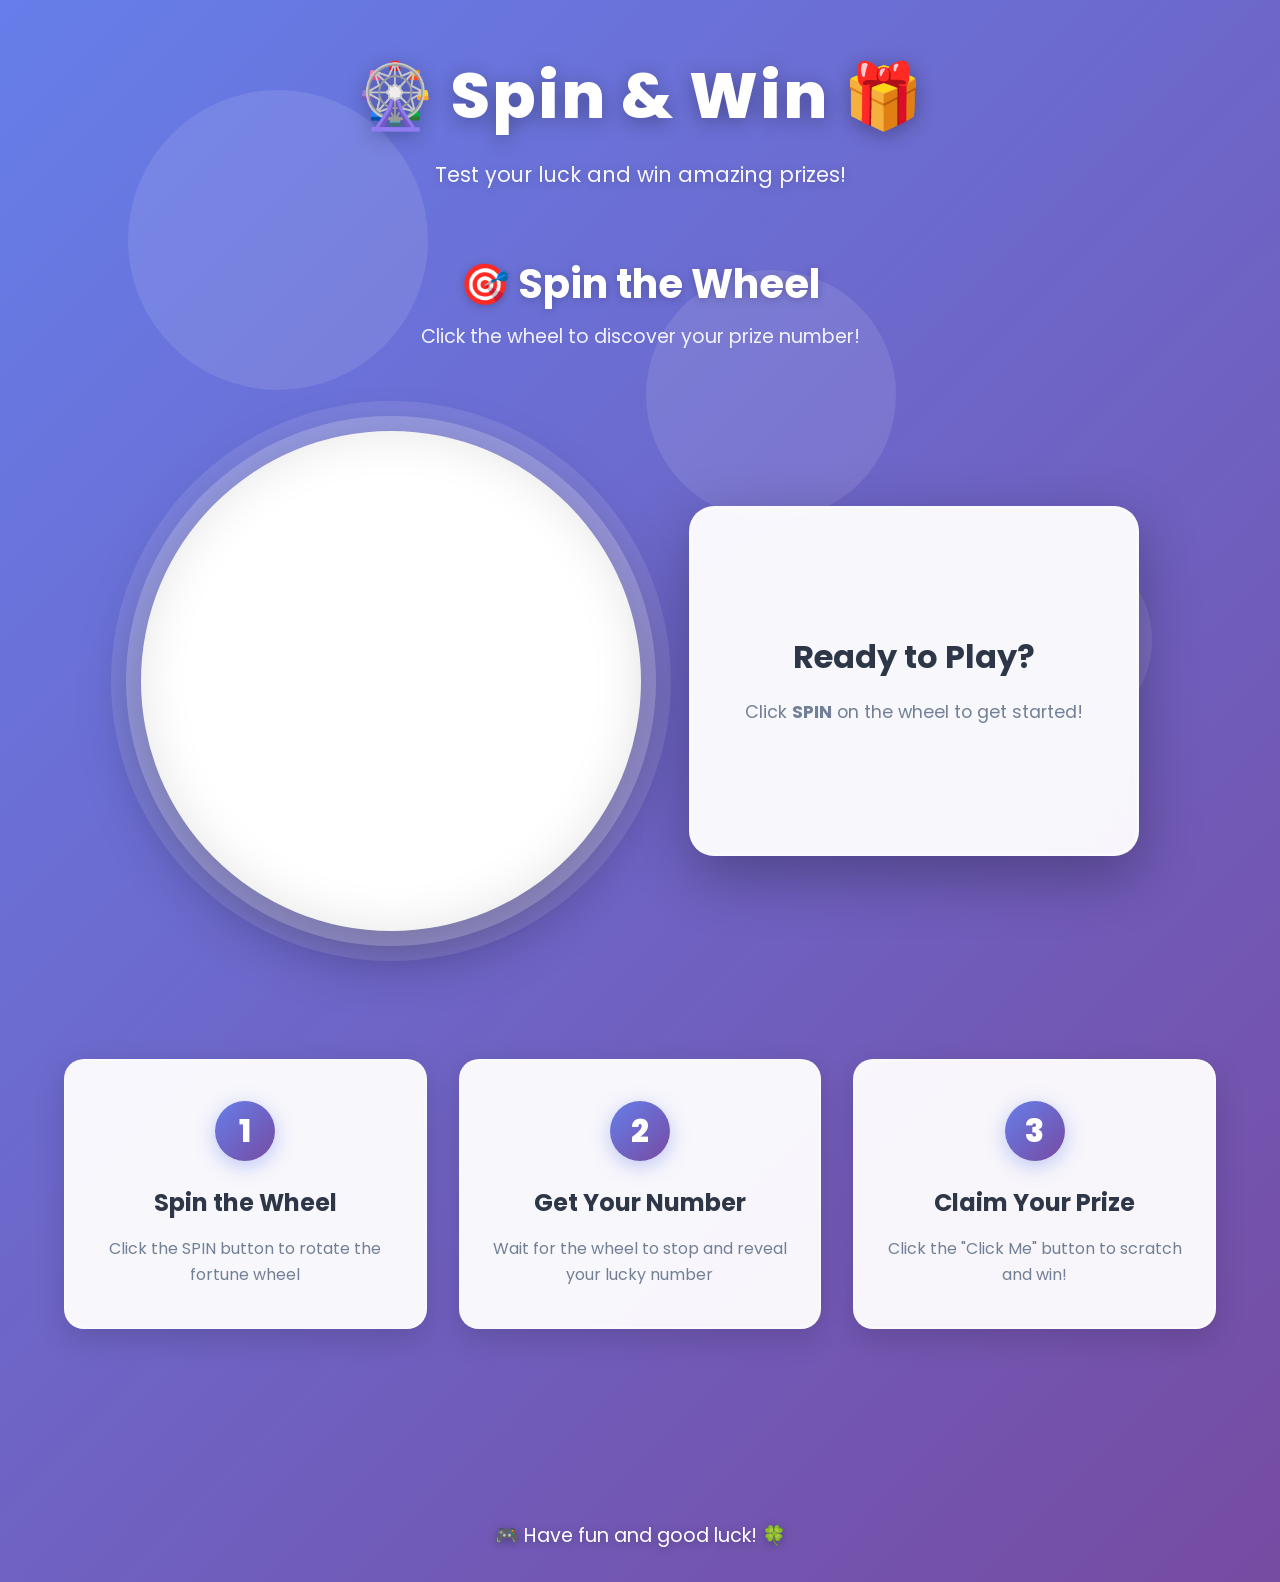
<file: index.html>
<!DOCTYPE html>
<html lang="en">

<head>
    <meta charset="UTF-8">
    <meta name="viewport" content="width=device-width, initial-scale=1.0">
    <title>🎡 Spin & Win - Fortune Wheel Game 🎁</title>
    <link rel="stylesheet" href="style.css">
    <link href="https://fonts.googleapis.com/css2?family=Poppins:wght@400;600;700;800&display=swap" rel="stylesheet">
</head>

<body>
    <!-- Animated Background -->
    <div class="background-animation">
        <div class="circle circle-1"></div>
        <div class="circle circle-2"></div>
        <div class="circle circle-3"></div>
        <div class="circle circle-4"></div>
    </div>

    <!-- Header -->
    <header class="header">
        <div class="header-content">
            <h1 class="main-title">
                <span class="emoji-icon">🎡</span>
                Spin & Win
                <span class="emoji-icon">🎁</span>
            </h1>
            <p class="subtitle">Test your luck and win amazing prizes!</p>
        </div>
    </header>

    <!-- Main Container -->
    <main class="main-container">
        <!-- Wheel Section -->
        <section class="wheel-section">
            <div class="section-header">
                <h2>🎯 Spin the Wheel</h2>
                <p>Click the wheel to discover your prize number!</p>
            </div>
            
            <div class="wheel-container">
                <div id="chart"></div>
                <div id="question">
                    <div class="question-content">
                        <h3>Ready to Play?</h3>
                        <p class="instruction">Click <strong>SPIN</strong> on the wheel to get started!</p>
                    </div>
                </div>
            </div>
        </section>

        <!-- Instructions Section -->
        <section class="instructions-section">
            <div class="instruction-card">
                <div class="step-number">1</div>
                <h3>Spin the Wheel</h3>
                <p>Click the SPIN button to rotate the fortune wheel</p>
            </div>
            <div class="instruction-card">
                <div class="step-number">2</div>
                <h3>Get Your Number</h3>
                <p>Wait for the wheel to stop and reveal your lucky number</p>
            </div>
            <div class="instruction-card">
                <div class="step-number">3</div>
                <h3>Claim Your Prize</h3>
                <p>Click the "Click Me" button to scratch and win!</p>
            </div>
        </section>
    </main>

    <!-- Footer -->
    <footer class="footer">
        <p>🎮 Have fun and good luck! 🍀</p>
    </footer>

    <!-- Scripts -->
    <script src="https://d3js.org/d3.v3.min.js"></script>
    <script src="wheel.js"></script>
</body>

</html>
</file>
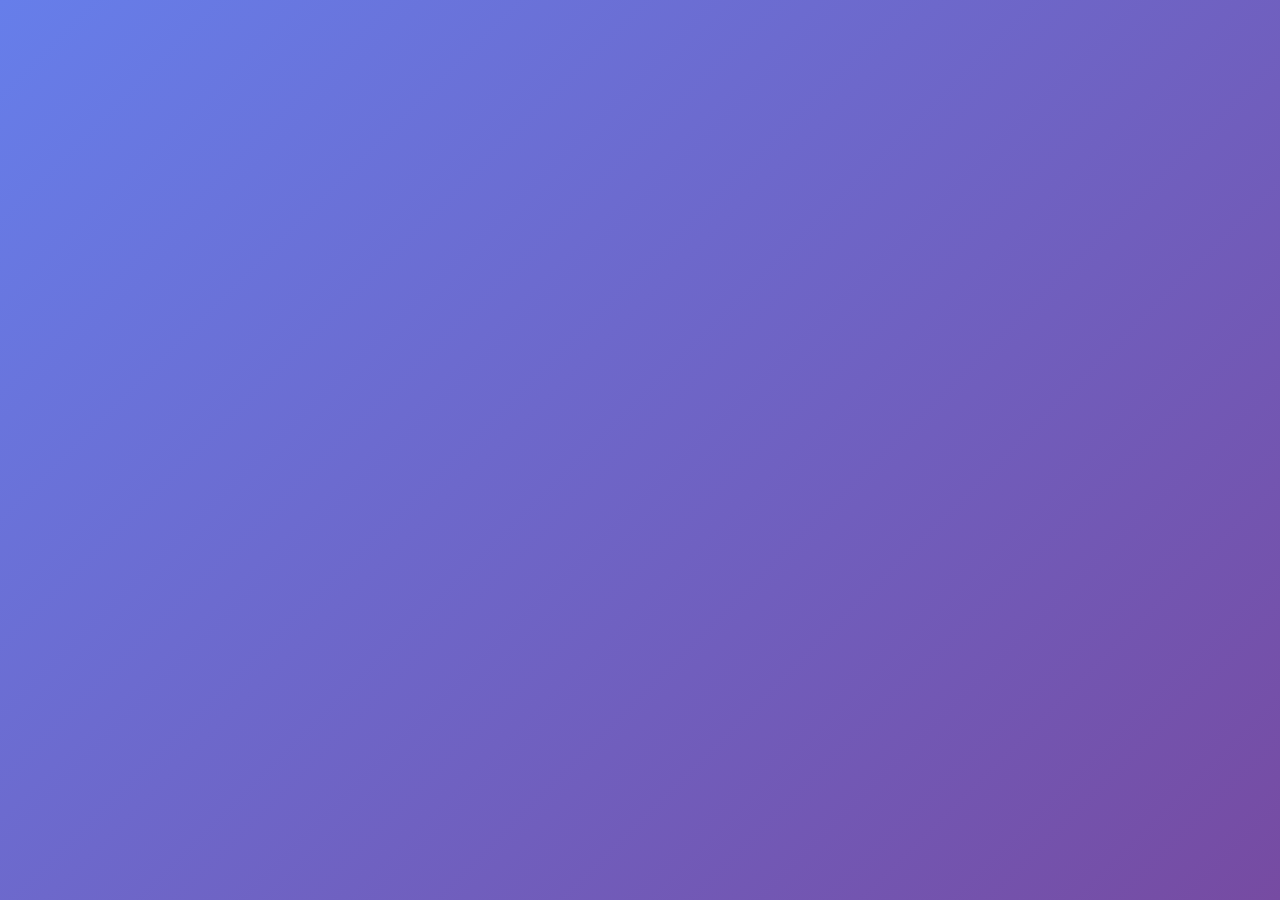
<file: 1index.html>
<!DOCTYPE html>
<html lang="en">
  <head>
    <meta charset="UTF-8" />
    <meta name="viewport" content="width=device-width, initial-scale=1.0" />
    <title>Scratch Card</title>
    <link rel="stylesheet" href="style.css" />
    <script
      src="https://code.jquery.com/jquery-2.2.4.min.js"
      integrity="sha256-BbhdlvQf/xTY9gja0Dq3HiwQF8LaCRTXxZKRutelT44="
      crossorigin="anonymous"
    ></script>
    <script src="./app.js" defer></script>
    <script src="./wScratchpad.min.js"></script>
  </head>
  <body>
    <div id="container">
      <div id="card"></div>
    </div>
  </body>
</html>
</file>
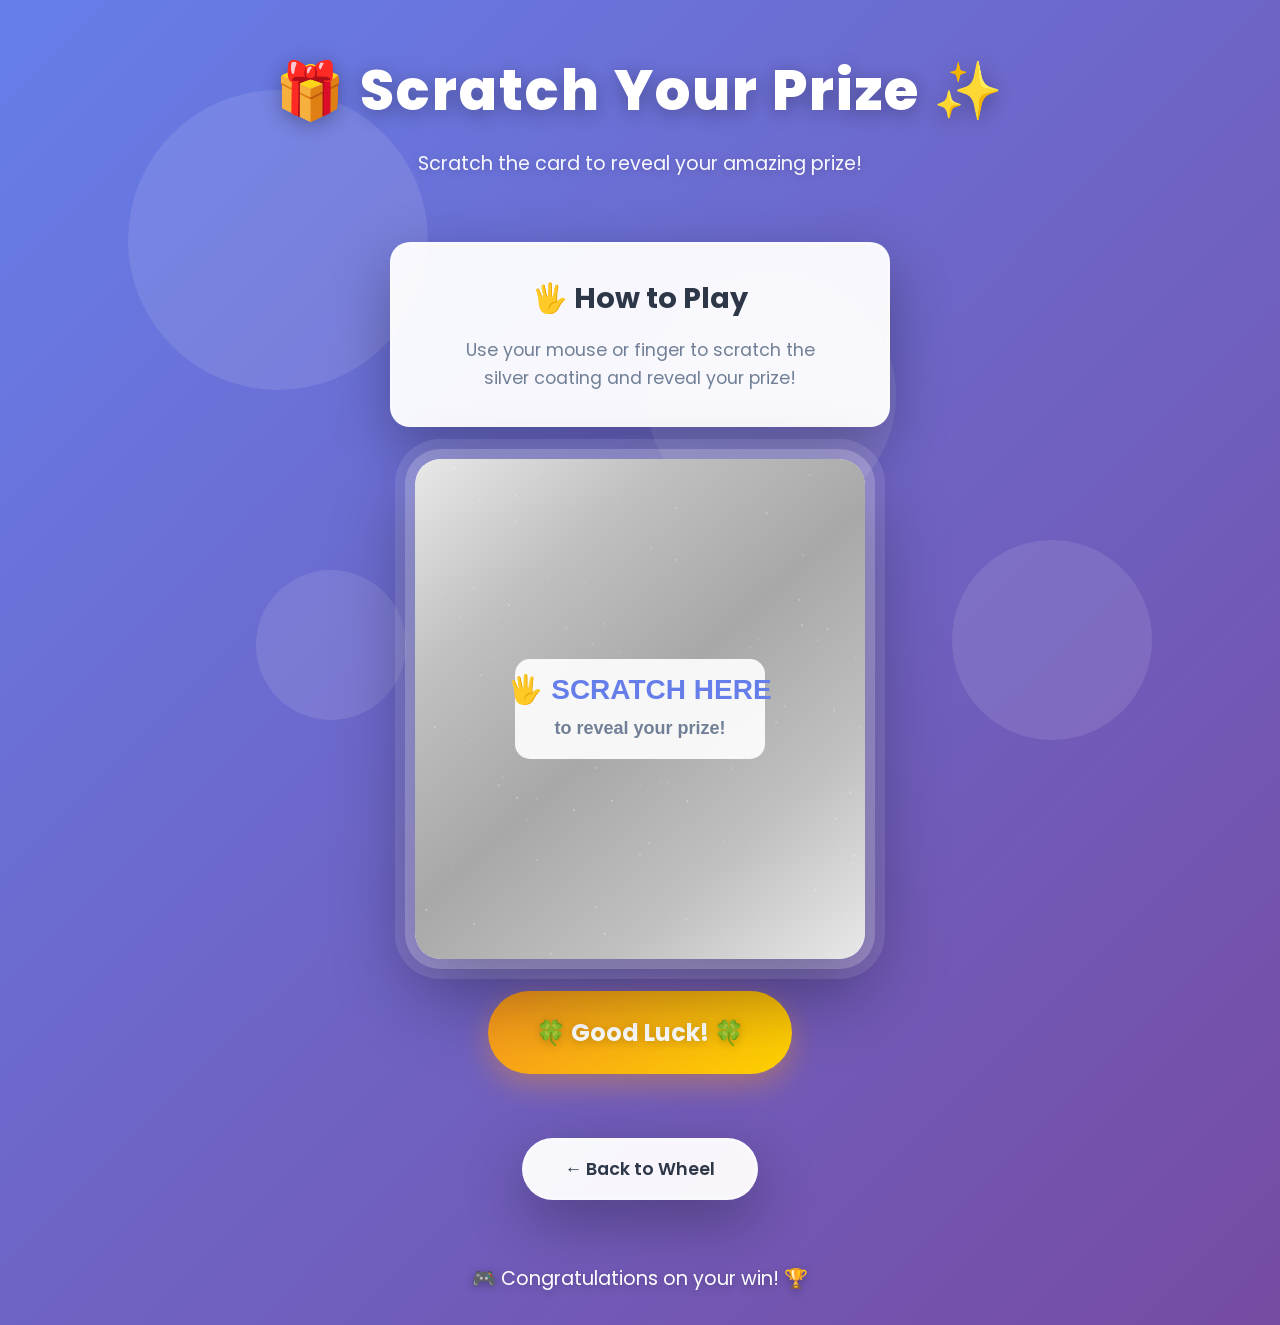
<file: scratch.html>
<!DOCTYPE html>
<html lang="en">

<head>
    <meta charset="UTF-8" />
    <meta name="viewport" content="width=device-width, initial-scale=1.0" />
    <title>🎁 Scratch & Win Your Prize!</title>
    <link rel="stylesheet" href="scratch-style.css" />
    <link href="https://fonts.googleapis.com/css2?family=Poppins:wght@400;600;700;800&display=swap" rel="stylesheet">
    <script src="https://code.jquery.com/jquery-2.2.4.min.js"
        integrity="sha256-BbhdlvQf/xTY9gja0Dq3HiwQF8LaCRTXxZKRutelT44=" crossorigin="anonymous"></script>
    <script src="wScratchpad.min.js"></script>
</head>

<body>
    <!-- Animated Background -->
    <div class="background-animation">
        <div class="circle circle-1"></div>
        <div class="circle circle-2"></div>
        <div class="circle circle-3"></div>
        <div class="circle circle-4"></div>
    </div>

    <!-- Header -->
    <header class="header">
        <h1 class="main-title">
            <span class="emoji-icon">🎁</span>
            Scratch Your Prize
            <span class="emoji-icon">✨</span>
        </h1>
        <p class="subtitle">Scratch the card to reveal your amazing prize!</p>
    </header>

    <!-- Main Container -->
    <main class="scratch-container">
        <div class="card-wrapper">
            <div class="card-instructions">
                <h2>🖐️ How to Play</h2>
                <p>Use your mouse or finger to scratch the silver coating and reveal your prize!</p>
            </div>
            
            <div id="card"></div>
            
            <div class="prize-info">
                <p>🍀 Good Luck! 🍀</p>
            </div>
        </div>

        <div class="back-button-container">
            <a href="index.html" class="back-button">
                ← Back to Wheel
            </a>
        </div>
    </main>

    <!-- Footer -->
    <footer class="footer">
        <p>🎮 Congratulations on your win! 🏆</p>
    </footer>

    <!-- <script src="scratch.js"></script> -->
    <script src="scratch-with-images.js"></script>
</body>

</html>
</file>
<file: style.css>
/* ==================== RESET & BASE STYLES ==================== */
* {
    margin: 0;
    padding: 0;
    box-sizing: border-box;
}

:root {
    --primary-gradient: linear-gradient(135deg, #667eea 0%, #764ba2 100%);
    --secondary-gradient: linear-gradient(135deg, #f093fb 0%, #f5576c 100%);
    --success-gradient: linear-gradient(135deg, #4facfe 0%, #00f2fe 100%);
    --card-bg: rgba(255, 255, 255, 0.95);
    --text-dark: #2d3748;
    --text-light: #718096;
    --shadow-sm: 0 2px 10px rgba(0, 0, 0, 0.1);
    --shadow-md: 0 10px 30px rgba(0, 0, 0, 0.15);
    --shadow-lg: 0 20px 60px rgba(0, 0, 0, 0.3);
}

html {
    scroll-behavior: smooth;
}

body {
    font-family: 'Poppins', 'Segoe UI', Tahoma, Geneva, Verdana, sans-serif;
    background: var(--primary-gradient);
    min-height: 100vh;
    overflow-x: hidden;
    position: relative;
}

/* ==================== ANIMATED BACKGROUND ==================== */
.background-animation {
    position: fixed;
    top: 0;
    left: 0;
    width: 100%;
    height: 100%;
    overflow: hidden;
    z-index: -1;
}

.circle {
    position: absolute;
    border-radius: 50%;
    background: rgba(255, 255, 255, 0.1);
    animation: float 20s infinite ease-in-out;
}

.circle-1 {
    width: 300px;
    height: 300px;
    top: 10%;
    left: 10%;
    animation-delay: 0s;
}

.circle-2 {
    width: 200px;
    height: 200px;
    top: 60%;
    right: 10%;
    animation-delay: 3s;
}

.circle-3 {
    width: 150px;
    height: 150px;
    bottom: 20%;
    left: 20%;
    animation-delay: 6s;
}

.circle-4 {
    width: 250px;
    height: 250px;
    top: 30%;
    right: 30%;
    animation-delay: 9s;
}

@keyframes float {
    0%, 100% {
        transform: translate(0, 0) scale(1);
        opacity: 0.3;
    }
    25% {
        transform: translate(30px, -30px) scale(1.1);
        opacity: 0.5;
    }
    50% {
        transform: translate(-20px, 20px) scale(0.9);
        opacity: 0.4;
    }
    75% {
        transform: translate(20px, 30px) scale(1.05);
        opacity: 0.6;
    }
}

/* ==================== HEADER ==================== */
.header {
    padding: 3rem 2rem 2rem;
    text-align: center;
    position: relative;
    z-index: 10;
}

.header-content {
    max-width: 800px;
    margin: 0 auto;
}

.main-title {
    font-size: clamp(2.5rem, 6vw, 4rem);
    font-weight: 800;
    color: white;
    text-shadow: 0 4px 20px rgba(0, 0, 0, 0.3);
    margin-bottom: 1rem;
    animation: slideDown 1s ease;
    letter-spacing: 2px;
}

.emoji-icon {
    display: inline-block;
    animation: bounce 2s infinite;
}

.subtitle {
    font-size: clamp(1rem, 2vw, 1.3rem);
    color: rgba(255, 255, 255, 0.95);
    text-shadow: 0 2px 10px rgba(0, 0, 0, 0.2);
    font-weight: 400;
    animation: fadeIn 1.5s ease;
}

@keyframes slideDown {
    from {
        opacity: 0;
        transform: translateY(-50px);
    }
    to {
        opacity: 1;
        transform: translateY(0);
    }
}

@keyframes fadeIn {
    from {
        opacity: 0;
    }
    to {
        opacity: 1;
    }
}

@keyframes bounce {
    0%, 100% {
        transform: translateY(0);
    }
    50% {
        transform: translateY(-10px);
    }
}

/* ==================== MAIN CONTAINER ==================== */
.main-container {
    max-width: 1400px;
    margin: 0 auto;
    padding: 2rem;
}

/* ==================== WHEEL SECTION ==================== */
.wheel-section {
    margin-bottom: 4rem;
}

.section-header {
    text-align: center;
    margin-bottom: 3rem;
}

.section-header h2 {
    font-size: clamp(2rem, 4vw, 2.5rem);
    color: white;
    font-weight: 700;
    margin-bottom: 0.5rem;
    text-shadow: 0 2px 10px rgba(0, 0, 0, 0.2);
}

.section-header p {
    font-size: clamp(1rem, 2vw, 1.2rem);
    color: rgba(255, 255, 255, 0.9);
}

.wheel-container {
    display: flex;
    flex-wrap: wrap;
    gap: 3rem;
    justify-content: center;
    align-items: center;
    padding: 2rem;
}

/* Wheel Chart Styling */
#chart {
    position: relative;
    width: 500px;
    height: 500px;
    background: white;
    border-radius: 50%;
    box-shadow: 
        0 0 0 15px rgba(255, 255, 255, 0.2),
        0 0 0 30px rgba(255, 255, 255, 0.1),
        0 20px 60px rgba(0, 0, 0, 0.4),
        inset 0 0 50px rgba(0, 0, 0, 0.1);
    transition: transform 0.3s ease;
    animation: scaleIn 0.8s ease;
}

#chart:hover {
    transform: scale(1.02) rotate(2deg);
}

@keyframes scaleIn {
    from {
        opacity: 0;
        transform: scale(0.5);
    }
    to {
        opacity: 1;
        transform: scale(1);
    }
}

/* Question/Result Card */
#question {
    position: relative;
    width: 450px;
    min-height: 350px;
    background: var(--card-bg);
    border-radius: 25px;
    padding: 3rem 2.5rem;
    box-shadow: var(--shadow-lg);
    display: flex;
    align-items: center;
    justify-content: center;
    transition: all 0.4s cubic-bezier(0.68, -0.55, 0.265, 1.55);
    border: 3px solid rgba(255, 255, 255, 0.3);
    backdrop-filter: blur(10px);
    animation: slideUp 1s ease;
}

#question:hover {
    transform: translateY(-10px) scale(1.02);
    box-shadow: 0 30px 80px rgba(0, 0, 0, 0.4);
}

@keyframes slideUp {
    from {
        opacity: 0;
        transform: translateY(50px);
    }
    to {
        opacity: 1;
        transform: translateY(0);
    }
}

.question-content {
    text-align: center;
}

.question-content h3 {
    font-size: 2rem;
    color: var(--text-dark);
    margin-bottom: 1rem;
    font-weight: 700;
}

.question-content p {
    font-size: 1.1rem;
    color: var(--text-light);
    line-height: 1.8;
}

.instruction {
    margin-top: 1rem;
}

#question h1 {
    font-size: clamp(1.5rem, 3vw, 2rem);
    background: var(--primary-gradient);
    -webkit-background-clip: text;
    -webkit-text-fill-color: transparent;
    background-clip: text;
    font-weight: 700;
    text-align: center;
    line-height: 1.6;
    animation: resultFadeIn 0.5s ease;
}

#question h1 a {
    display: inline-block;
    margin-top: 1.5rem;
    padding: 15px 40px;
    background: var(--secondary-gradient);
    color: white;
    text-decoration: none;
    border-radius: 50px;
    font-size: 1.1rem;
    font-weight: 600;
    transition: all 0.3s ease;
    box-shadow: 0 10px 30px rgba(245, 87, 108, 0.4);
    -webkit-text-fill-color: white;
    text-transform: uppercase;
    letter-spacing: 1px;
}

#question h1 a:hover {
    transform: translateY(-3px) scale(1.05);
    box-shadow: 0 15px 40px rgba(245, 87, 108, 0.6);
}

#question h1 a:active {
    transform: translateY(-1px);
}

@keyframes resultFadeIn {
    from {
        opacity: 0;
        transform: scale(0.8) rotate(-5deg);
    }
    to {
        opacity: 1;
        transform: scale(1) rotate(0deg);
    }
}

/* SVG Text Styling */
text {
    font-family: 'Poppins', sans-serif;
    font-size: 16px;
    font-weight: 700;
    pointer-events: none;
    fill: white;
    text-shadow: 0 2px 5px rgba(0, 0, 0, 0.4);
}

/* Spin Button */
.spin-button {
    cursor: pointer;
    transition: all 0.3s ease;
}

.spin-button:hover circle {
    fill: #fffacd;
    filter: drop-shadow(0 0 20px rgba(255, 215, 0, 0.6));
}

.spin-button:active circle {
    fill: #ffd700;
}

.spin-button text {
    fill: #667eea;
    font-size: 32px;
    font-weight: 900;
    letter-spacing: 3px;
    text-shadow: 0 2px 10px rgba(0, 0, 0, 0.2);
}

/* Arrow Pointer */
.arrow-pointer {
    filter: drop-shadow(0 5px 10px rgba(0, 0, 0, 0.4));
    animation: arrowPulse 2s infinite ease-in-out;
}

@keyframes arrowPulse {
    0%, 100% {
        transform: translateX(0) scale(1);
    }
    50% {
        transform: translateX(-5px) scale(1.1);
    }
}

/* ==================== INSTRUCTIONS SECTION ==================== */
.instructions-section {
    display: grid;
    grid-template-columns: repeat(auto-fit, minmax(280px, 1fr));
    gap: 2rem;
    padding: 2rem;
    margin-bottom: 3rem;
}

.instruction-card {
    background: var(--card-bg);
    border-radius: 20px;
    padding: 2.5rem 2rem;
    text-align: center;
    box-shadow: var(--shadow-md);
    transition: all 0.3s ease;
    border: 2px solid rgba(255, 255, 255, 0.3);
    position: relative;
    overflow: hidden;
}

.instruction-card::before {
    content: '';
    position: absolute;
    top: 0;
    left: 0;
    right: 0;
    height: 5px;
    background: var(--secondary-gradient);
    transform: scaleX(0);
    transition: transform 0.3s ease;
}

.instruction-card:hover::before {
    transform: scaleX(1);
}

.instruction-card:hover {
    transform: translateY(-10px);
    box-shadow: 0 20px 40px rgba(0, 0, 0, 0.2);
}

.step-number {
    width: 60px;
    height: 60px;
    margin: 0 auto 1.5rem;
    background: var(--primary-gradient);
    color: white;
    border-radius: 50%;
    display: flex;
    align-items: center;
    justify-content: center;
    font-size: 2rem;
    font-weight: 800;
    box-shadow: 0 5px 20px rgba(102, 126, 234, 0.4);
}

.instruction-card h3 {
    font-size: 1.5rem;
    color: var(--text-dark);
    margin-bottom: 1rem;
    font-weight: 700;
}

.instruction-card p {
    font-size: 1rem;
    color: var(--text-light);
    line-height: 1.6;
}

/* ==================== FOOTER ==================== */
.footer {
    text-align: center;
    padding: 2rem;
    color: white;
    font-size: 1.2rem;
    text-shadow: 0 2px 10px rgba(0, 0, 0, 0.3);
    margin-top: 3rem;
}

/* ==================== RESPONSIVE DESIGN ==================== */
@media (max-width: 1024px) {
    .wheel-container {
        flex-direction: column;
        gap: 2rem;
    }
}

@media (max-width: 768px) {
    .main-container {
        padding: 1rem;
    }

    #chart {
        width: 350px;
        height: 350px;
    }

    #question {
        width: 350px;
        min-height: 300px;
        padding: 2rem 1.5rem;
    }

    .wheel-container {
        padding: 1rem;
        gap: 1.5rem;
    }

    .instructions-section {
        grid-template-columns: 1fr;
        padding: 1rem;
    }

    .header {
        padding: 2rem 1rem 1rem;
    }
}

@media (max-width: 480px) {
    #chart {
        width: 280px;
        height: 280px;
    }

    #question {
        width: 280px;
        padding: 1.5rem 1rem;
    }

    .instruction-card {
        padding: 2rem 1.5rem;
    }
}

/* ==================== ACCESSIBILITY ==================== */
@media (prefers-reduced-motion: reduce) {
    *,
    *::before,
    *::after {
        animation-duration: 0.01ms !important;
        animation-iteration-count: 1 !important;
        transition-duration: 0.01ms !important;
    }
}

/* ==================== UTILITY CLASSES ==================== */
.text-gradient {
    background: var(--primary-gradient);
    -webkit-background-clip: text;
    -webkit-text-fill-color: transparent;
    background-clip: text;
}

.glow {
    box-shadow: 0 0 20px rgba(102, 126, 234, 0.6);
}
</file>
<file: scratch-style.css>
/* ==================== RESET & BASE STYLES ==================== */
* {
    margin: 0;
    padding: 0;
    box-sizing: border-box;
}

:root {
    --primary-gradient: linear-gradient(135deg, #667eea 0%, #764ba2 100%);
    --secondary-gradient: linear-gradient(135deg, #f093fb 0%, #f5576c 100%);
    --success-gradient: linear-gradient(135deg, #4facfe 0%, #00f2fe 100%);
    --gold-gradient: linear-gradient(135deg, #f7971e 0%, #ffd200 100%);
    --card-bg: rgba(255, 255, 255, 0.95);
    --text-dark: #2d3748;
    --text-light: #718096;
    --shadow-lg: 0 20px 60px rgba(0, 0, 0, 0.3);
}

body {
    font-family: 'Poppins', 'Segoe UI', Tahoma, Geneva, Verdana, sans-serif;
    background: var(--primary-gradient);
    min-height: 100vh;
    display: flex;
    flex-direction: column;
    overflow-x: hidden;
    position: relative;
}

/* ==================== ANIMATED BACKGROUND ==================== */
.background-animation {
    position: fixed;
    top: 0;
    left: 0;
    width: 100%;
    height: 100%;
    overflow: hidden;
    z-index: -1;
}

.circle {
    position: absolute;
    border-radius: 50%;
    background: rgba(255, 255, 255, 0.1);
    animation: float 20s infinite ease-in-out;
}

.circle-1 {
    width: 300px;
    height: 300px;
    top: 10%;
    left: 10%;
    animation-delay: 0s;
}

.circle-2 {
    width: 200px;
    height: 200px;
    top: 60%;
    right: 10%;
    animation-delay: 3s;
}

.circle-3 {
    width: 150px;
    height: 150px;
    bottom: 20%;
    left: 20%;
    animation-delay: 6s;
}

.circle-4 {
    width: 250px;
    height: 250px;
    top: 30%;
    right: 30%;
    animation-delay: 9s;
}

@keyframes float {
    0%, 100% {
        transform: translate(0, 0) scale(1);
        opacity: 0.3;
    }
    25% {
        transform: translate(30px, -30px) scale(1.1);
        opacity: 0.5;
    }
    50% {
        transform: translate(-20px, 20px) scale(0.9);
        opacity: 0.4;
    }
    75% {
        transform: translate(20px, 30px) scale(1.05);
        opacity: 0.6;
    }
}

/* ==================== HEADER ==================== */
.header {
    padding: 3rem 2rem 2rem;
    text-align: center;
    animation: slideDown 1s ease;
}

.main-title {
    font-size: clamp(2rem, 5vw, 3.5rem);
    font-weight: 800;
    color: white;
    text-shadow: 0 4px 20px rgba(0, 0, 0, 0.3);
    margin-bottom: 1rem;
    letter-spacing: 2px;
}

.emoji-icon {
    display: inline-block;
    animation: bounce 2s infinite;
}

.subtitle {
    font-size: clamp(1rem, 2vw, 1.2rem);
    color: rgba(255, 255, 255, 0.95);
    text-shadow: 0 2px 10px rgba(0, 0, 0, 0.2);
    font-weight: 400;
}

@keyframes slideDown {
    from {
        opacity: 0;
        transform: translateY(-50px);
    }
    to {
        opacity: 1;
        transform: translateY(0);
    }
}

@keyframes bounce {
    0%, 100% {
        transform: translateY(0);
    }
    50% {
        transform: translateY(-10px);
    }
}

/* ==================== SCRATCH CONTAINER ==================== */
.scratch-container {
    flex: 1;
    display: flex;
    flex-direction: column;
    align-items: center;
    justify-content: center;
    padding: 2rem;
    gap: 2rem;
}

.card-wrapper {
    display: flex;
    flex-direction: column;
    align-items: center;
    gap: 2rem;
    animation: scaleIn 0.8s ease;
}

@keyframes scaleIn {
    from {
        opacity: 0;
        transform: scale(0.5);
    }
    to {
        opacity: 1;
        transform: scale(1);
    }
}

.card-instructions {
    text-align: center;
    background: var(--card-bg);
    padding: 2rem 3rem;
    border-radius: 20px;
    box-shadow: var(--shadow-lg);
    max-width: 500px;
    border: 3px solid rgba(255, 255, 255, 0.3);
}

.card-instructions h2 {
    font-size: 1.8rem;
    color: var(--text-dark);
    margin-bottom: 1rem;
    font-weight: 700;
}

.card-instructions p {
    font-size: 1.1rem;
    color: var(--text-light);
    line-height: 1.6;
}

/* ==================== SCRATCH CARD ==================== */
#card {
    width: 450px;
    height: 500px;
    position: relative;
    user-select: none;
    border-radius: 25px;
    box-shadow: 
        0 0 0 10px rgba(255, 255, 255, 0.2),
        0 0 0 20px rgba(255, 255, 255, 0.1),
        0 30px 80px rgba(0, 0, 0, 0.4);
    transition: transform 0.3s ease;
    overflow: hidden;
}

#card:hover {
    transform: scale(1.02);
}

#card:active {
    transform: scale(1.05);
}

#card img,
#card canvas {
    border-radius: 25px;
    width: 100%;
    height: 100%;
    object-fit: cover;
}

.prize-info {
    text-align: center;
    background: var(--gold-gradient);
    padding: 1.5rem 3rem;
    border-radius: 50px;
    box-shadow: 0 10px 30px rgba(247, 151, 30, 0.4);
}

.prize-info p {
    font-size: 1.5rem;
    color: white;
    font-weight: 700;
    text-shadow: 0 2px 10px rgba(0, 0, 0, 0.2);
    margin: 0;
}

/* ==================== BACK BUTTON ==================== */
.back-button-container {
    margin-top: 2rem;
}

.back-button {
    display: inline-block;
    padding: 15px 40px;
    background: var(--card-bg);
    color: var(--text-dark);
    text-decoration: none;
    border-radius: 50px;
    font-size: 1.1rem;
    font-weight: 600;
    box-shadow: var(--shadow-lg);
    transition: all 0.3s ease;
    border: 3px solid rgba(255, 255, 255, 0.3);
}

.back-button:hover {
    transform: translateY(-5px) scale(1.05);
    box-shadow: 0 15px 40px rgba(0, 0, 0, 0.3);
    background: white;
}

.back-button:active {
    transform: translateY(-2px);
}

/* ==================== FOOTER ==================== */
.footer {
    text-align: center;
    padding: 2rem;
    color: white;
    font-size: 1.2rem;
    text-shadow: 0 2px 10px rgba(0, 0, 0, 0.3);
}

/* ==================== RESPONSIVE DESIGN ==================== */
@media (max-width: 768px) {
    .header {
        padding: 2rem 1rem 1rem;
    }

    #card {
        width: 350px;
        height: 400px;
    }

    .card-instructions {
        padding: 1.5rem 2rem;
        max-width: 350px;
    }

    .card-instructions h2 {
        font-size: 1.5rem;
    }

    .card-instructions p {
        font-size: 1rem;
    }

    .prize-info p {
        font-size: 1.2rem;
    }
}

@media (max-width: 480px) {
    #card {
        width: 300px;
        height: 350px;
    }

    .card-instructions {
        padding: 1.5rem;
        max-width: 300px;
    }

    .card-instructions h2 {
        font-size: 1.3rem;
    }

    .prize-info {
        padding: 1rem 2rem;
    }

    .back-button {
        padding: 12px 30px;
        font-size: 1rem;
    }
}

/* ==================== ACCESSIBILITY ==================== */
@media (prefers-reduced-motion: reduce) {
    *,
    *::before,
    *::after {
        animation-duration: 0.01ms !important;
        animation-iteration-count: 1 !important;
        transition-duration: 0.01ms !important;
    }
}

/* ==================== SPARKLE EFFECT ==================== */
@keyframes sparkle {
    0%, 100% {
        opacity: 0;
        transform: scale(0);
    }
    50% {
        opacity: 1;
        transform: scale(1);
    }
}

.sparkle {
    position: absolute;
    width: 10px;
    height: 10px;
    background: white;
    border-radius: 50%;
    animation: sparkle 1s infinite;
    pointer-events: none;
}
</file>
